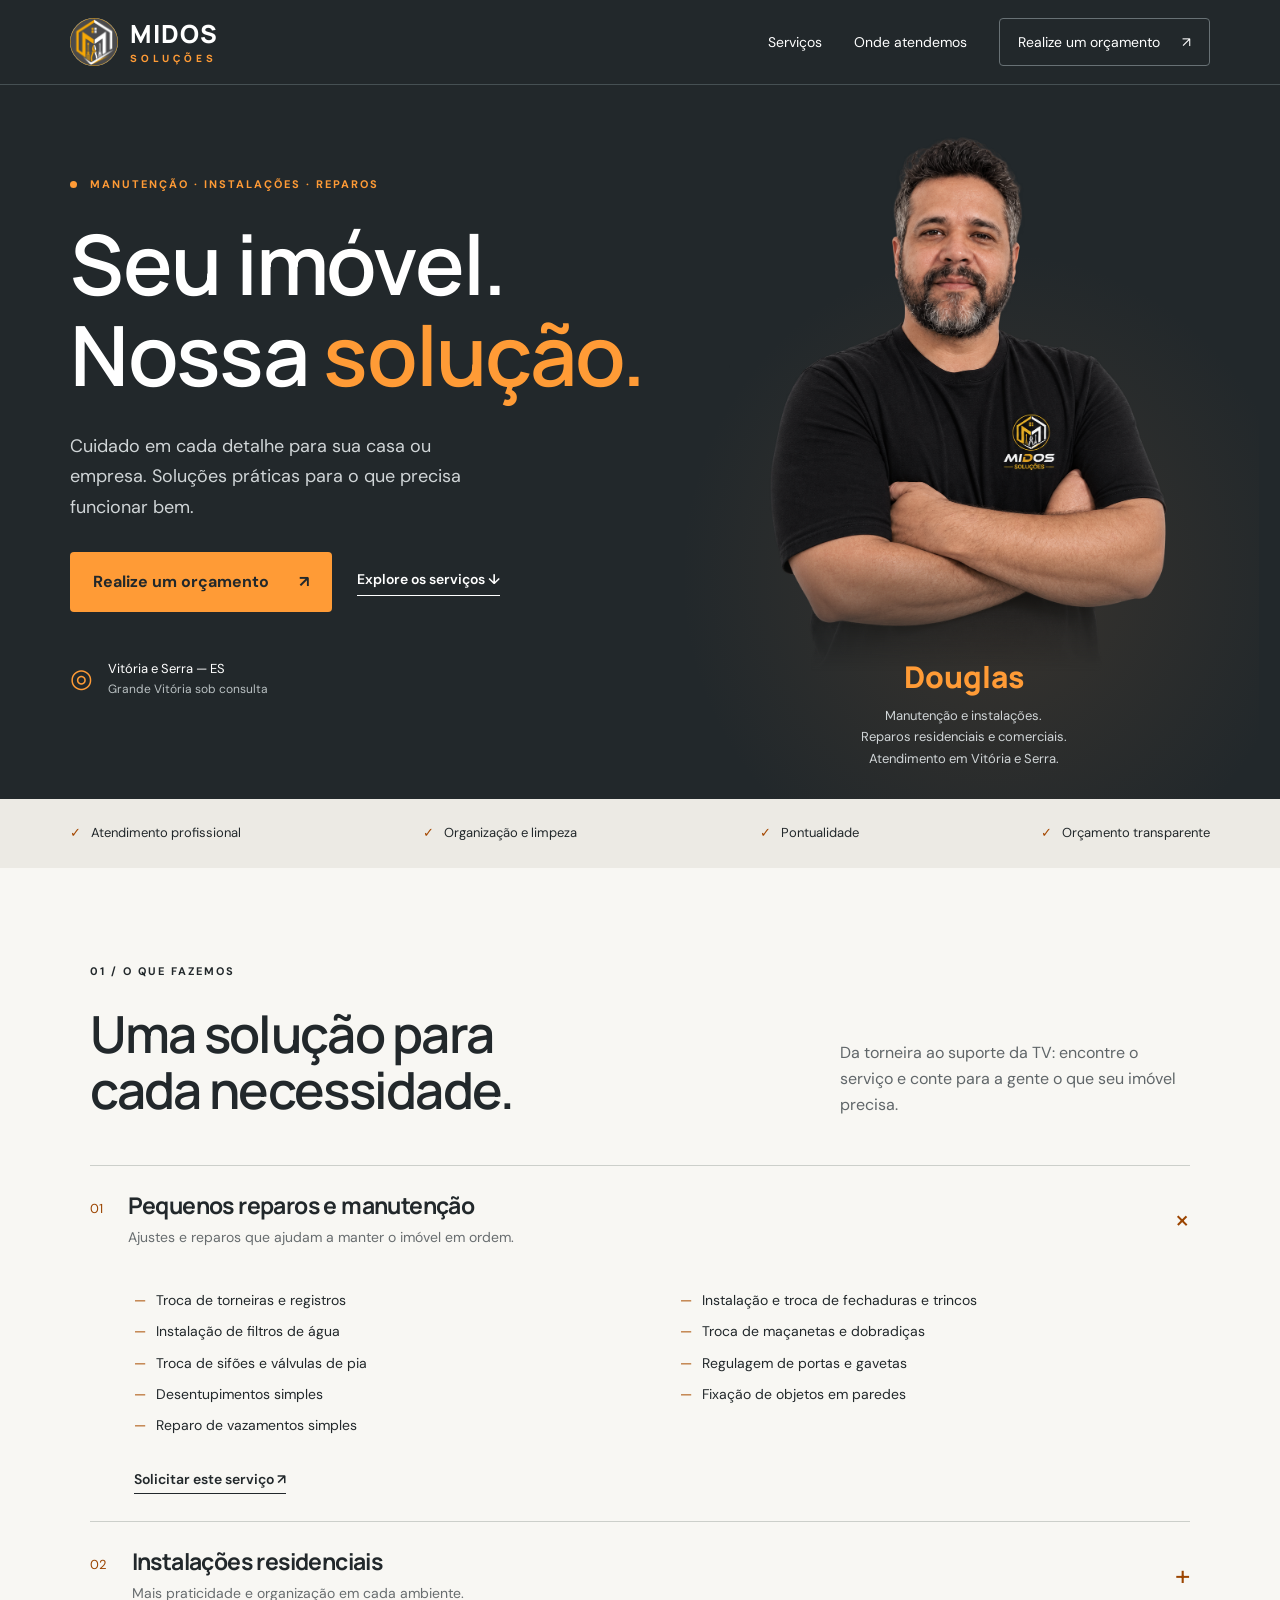
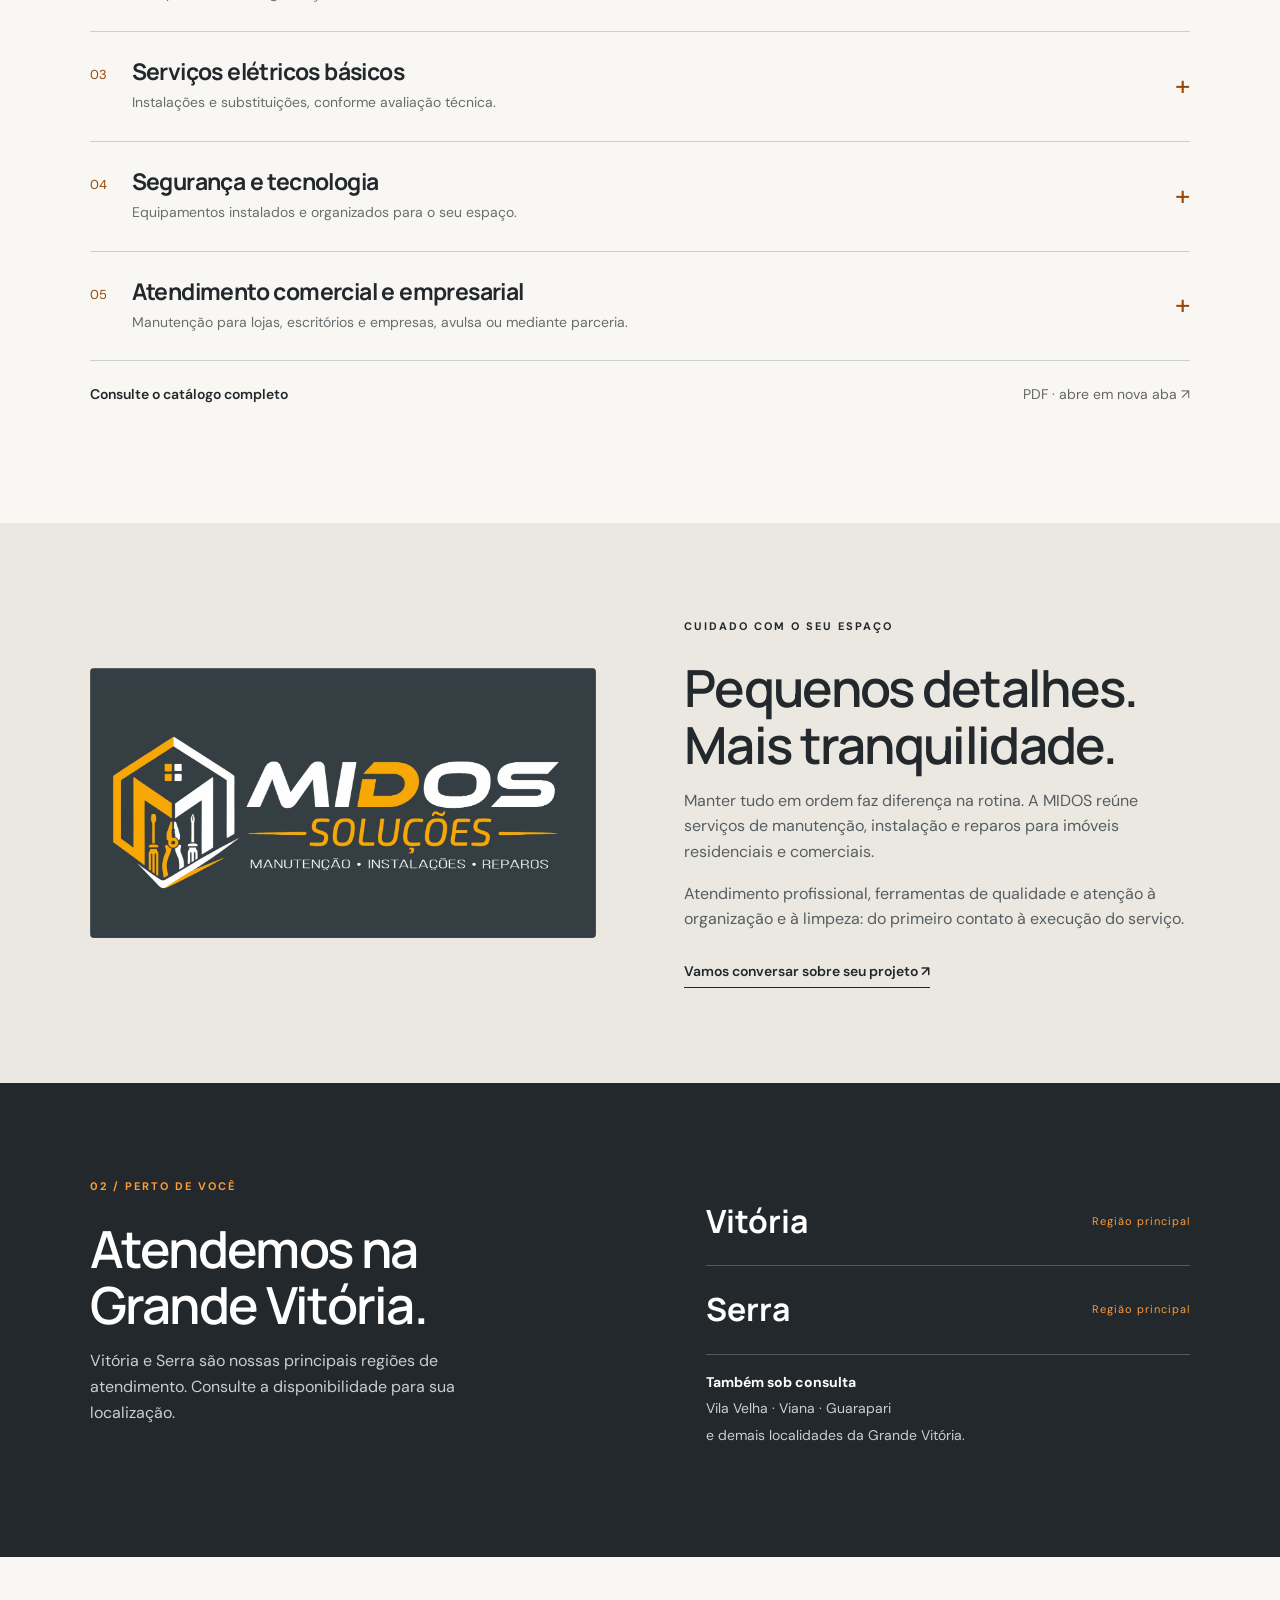
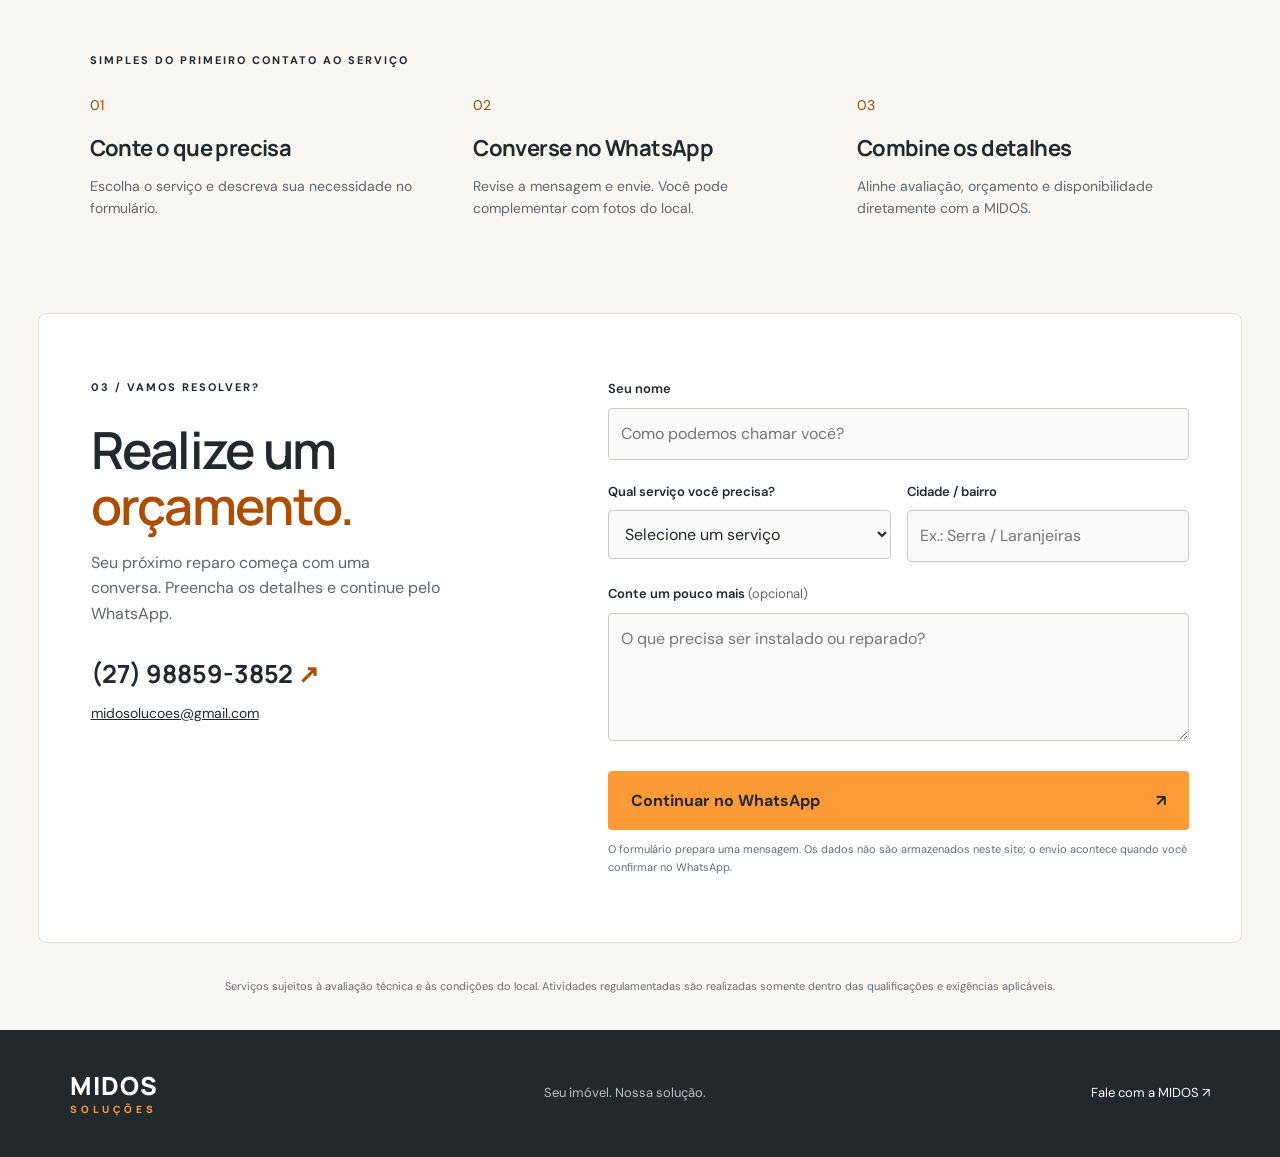
<file: index.html>
<!doctype html>
<html lang="pt-BR">
<head>
<meta charset="utf-8"><meta name="viewport" content="width=device-width, initial-scale=1">
<title>MIDOS SOLUÇÕES | Manutenção e reparos em Vitória e Serra</title>
<meta name="description" content="Manutenção, instalações e pequenos reparos residenciais e comerciais em Vitória e Serra. Conheça os serviços da MIDOS e solicite orçamento pelo WhatsApp.">
<meta name="theme-color" content="#22282b">
<meta property="og:type" content="website"><meta property="og:locale" content="pt_BR"><meta property="og:title" content="MIDOS SOLUÇÕES — Seu imóvel. Nossa solução."><meta property="og:description" content="Manutenção, instalações e pequenos reparos. Atendimento em Vitória, Serra e Grande Vitória sob consulta.">
<link rel="icon" href="midos-simbolo.jpeg"><link rel="stylesheet" href="style.css"><script src="app.js" defer></script>
<script type="application/ld+json">{"@context": "https://schema.org", "@type": "HomeAndConstructionBusiness", "name": "MIDOS SOLUÇÕES", "telephone": "+5527988593852", "email": "midosolucoes@gmail.com", "areaServed": ["Vitória, ES", "Serra, ES"], "description": "Manutenção, instalações e pequenos reparos residenciais e comerciais. Vila Velha, Viana, Guarapari e demais localidades da Grande Vitória sob consulta.", "url": "https://midos-solucoes.onrender.com/", "image": "https://midos-solucoes.onrender.com/midos-logo.jpeg"}</script>
<link rel="canonical" href="https://midos-solucoes.onrender.com/"><meta property="og:url" content="https://midos-solucoes.onrender.com/"><meta property="og:image" content="https://midos-solucoes.onrender.com/midos-logo.jpeg"></head>
<body>
<a class="skip" href="#principal">Pular para o conteúdo</a>
<header><a class="brand" href="#inicio" aria-label="MIDOS SOLUÇÕES, início"><img src="midos-simbolo.jpeg" alt="" width="48" height="48"><span>MIDOS <small>SOLUÇÕES</small></span></a><nav aria-label="Navegação principal"><a href="#servicos">Serviços</a><a href="#regioes">Onde atendemos</a><a class="nav-cta" href="#orcamento">Realize um orçamento <span aria-hidden="true">↗</span></a></nav></header>
<main id="principal">
<section class="hero" id="inicio"><div class="hero-copy"><p class="eyebrow"><span></span> MANUTENÇÃO · INSTALAÇÕES · REPAROS</p><h1>Seu imóvel.<br>Nossa <em>solução.</em></h1><p class="lead">Cuidado em cada detalhe para sua casa ou empresa. Soluções práticas para o que precisa funcionar bem.</p><div class="actions"><a class="button" href="#orcamento">Realize um orçamento <span aria-hidden="true">↗</span></a><a class="text-link" href="#servicos">Explore os serviços <span aria-hidden="true">↓</span></a></div><div class="hero-location"><span aria-hidden="true">◎</span><p>Vitória e Serra — ES<small>Grande Vitória sob consulta</small></p></div></div><figure class="hero-art"><img src="midos-retrato.png" alt="Profissional da MIDOS com camiseta da empresa e braços cruzados" width="1184" height="1344" fetchpriority="high"><figcaption class="provider"><strong>Douglas</strong><p>Manutenção e instalações.<br>Reparos residenciais e comerciais.<br>Atendimento em Vitória e Serra.</p></figcaption></figure></section>
<div class="promise"><span>Atendimento profissional</span><span>Organização e limpeza</span><span>Pontualidade</span><span>Orçamento transparente</span></div>
<section id="servicos" class="section"><div class="section-heading"><div><p class="eyebrow">01 / O QUE FAZEMOS</p><h2>Uma solução para<br>cada necessidade.</h2></div><p>Da torneira ao suporte da TV: encontre o serviço e conte para a gente o que seu imóvel precisa.</p></div><div id="service-list"></div><a class="catalog" href="catalogo-midos.pdf" target="_blank" rel="noopener">Consulte o catálogo completo <span>PDF · abre em nova aba ↗</span></a></section>
<section class="about section"><div class="brand-panel"><img src="midos-logo.jpeg" alt="MIDOS SOLUÇÕES — manutenção, instalações e reparos" width="1600" height="853" loading="lazy"></div><div><p class="eyebrow">CUIDADO COM O SEU ESPAÇO</p><h2>Pequenos detalhes.<br>Mais tranquilidade.</h2><p>Manter tudo em ordem faz diferença na rotina. A MIDOS reúne serviços de manutenção, instalação e reparos para imóveis residenciais e comerciais.</p><p>Atendimento profissional, ferramentas de qualidade e atenção à organização e à limpeza: do primeiro contato à execução do serviço.</p><a class="text-link" href="#orcamento">Vamos conversar sobre seu projeto <span aria-hidden="true">↗</span></a></div></section>
<section class="section regions" id="regioes"><div><p class="eyebrow">02 / PERTO DE VOCÊ</p><h2>Atendemos na<br>Grande Vitória.</h2><p>Vitória e Serra são nossas principais regiões de atendimento. Consulte a disponibilidade para sua localização.</p></div><div class="cities"><div><strong>Vitória</strong><span>Região principal</span></div><div><strong>Serra</strong><span>Região principal</span></div><p><b>Também sob consulta</b><br>Vila Velha · Viana · Guarapari<br>e demais localidades da Grande Vitória.</p></div></section>
<section class="section process"><p class="eyebrow">SIMPLES DO PRIMEIRO CONTATO AO SERVIÇO</p><div class="steps"><div><span>01</span><h3>Conte o que precisa</h3><p>Escolha o serviço e descreva sua necessidade no formulário.</p></div><div><span>02</span><h3>Converse no WhatsApp</h3><p>Revise a mensagem e envie. Você pode complementar com fotos do local.</p></div><div><span>03</span><h3>Combine os detalhes</h3><p>Alinhe avaliação, orçamento e disponibilidade diretamente com a MIDOS.</p></div></div></section>
<section class="section quote" id="orcamento"><div><p class="eyebrow">03 / VAMOS RESOLVER?</p><h2>Realize um<br><em>orçamento.</em></h2><p>Seu próximo reparo começa com uma conversa. Preencha os detalhes e continue pelo WhatsApp.</p><a class="contact" href="https://wa.me/5527988593852?text=Ol%C3%A1%2C%20MIDOS!%20Gostaria%20de%20solicitar%20um%20or%C3%A7amento." target="_blank" rel="noopener">(27) 98859-3852 <span aria-hidden="true">↗</span></a><a class="email" href="mailto:midosolucoes@gmail.com">midosolucoes@gmail.com</a></div><form id="quote-form"><label for="name">Seu nome</label><input id="name" name="name" autocomplete="given-name" placeholder="Como podemos chamar você?" required maxlength="80"><div class="form-row"><div><label for="service">Qual serviço você precisa?</label><select id="service" name="service" required><option value="">Selecione um serviço</option></select></div><div><label for="city">Cidade / bairro</label><input id="city" name="city" autocomplete="address-level2" placeholder="Ex.: Serra / Laranjeiras" required maxlength="120"></div></div><label for="details">Conte um pouco mais <span>(opcional)</span></label><textarea id="details" name="details" rows="4" maxlength="1200" placeholder="O que precisa ser instalado ou reparado?"></textarea><button class="button" type="submit">Continuar no WhatsApp <span aria-hidden="true">↗</span></button><p class="privacy">O formulário prepara uma mensagem. Os dados não são armazenados neste site; o envio acontece quando você confirmar no WhatsApp.</p></form></section>
<p class="technical">Serviços sujeitos à avaliação técnica e às condições do local. Atividades regulamentadas são realizadas somente dentro das qualificações e exigências aplicáveis.</p>
</main><footer><a class="brand" href="#inicio"><span>MIDOS <small>SOLUÇÕES</small></span></a><p>Seu imóvel. Nossa solução.</p><a href="mailto:midosolucoes@gmail.com">Fale com a MIDOS ↗</a></footer>
</body></html>
</file>
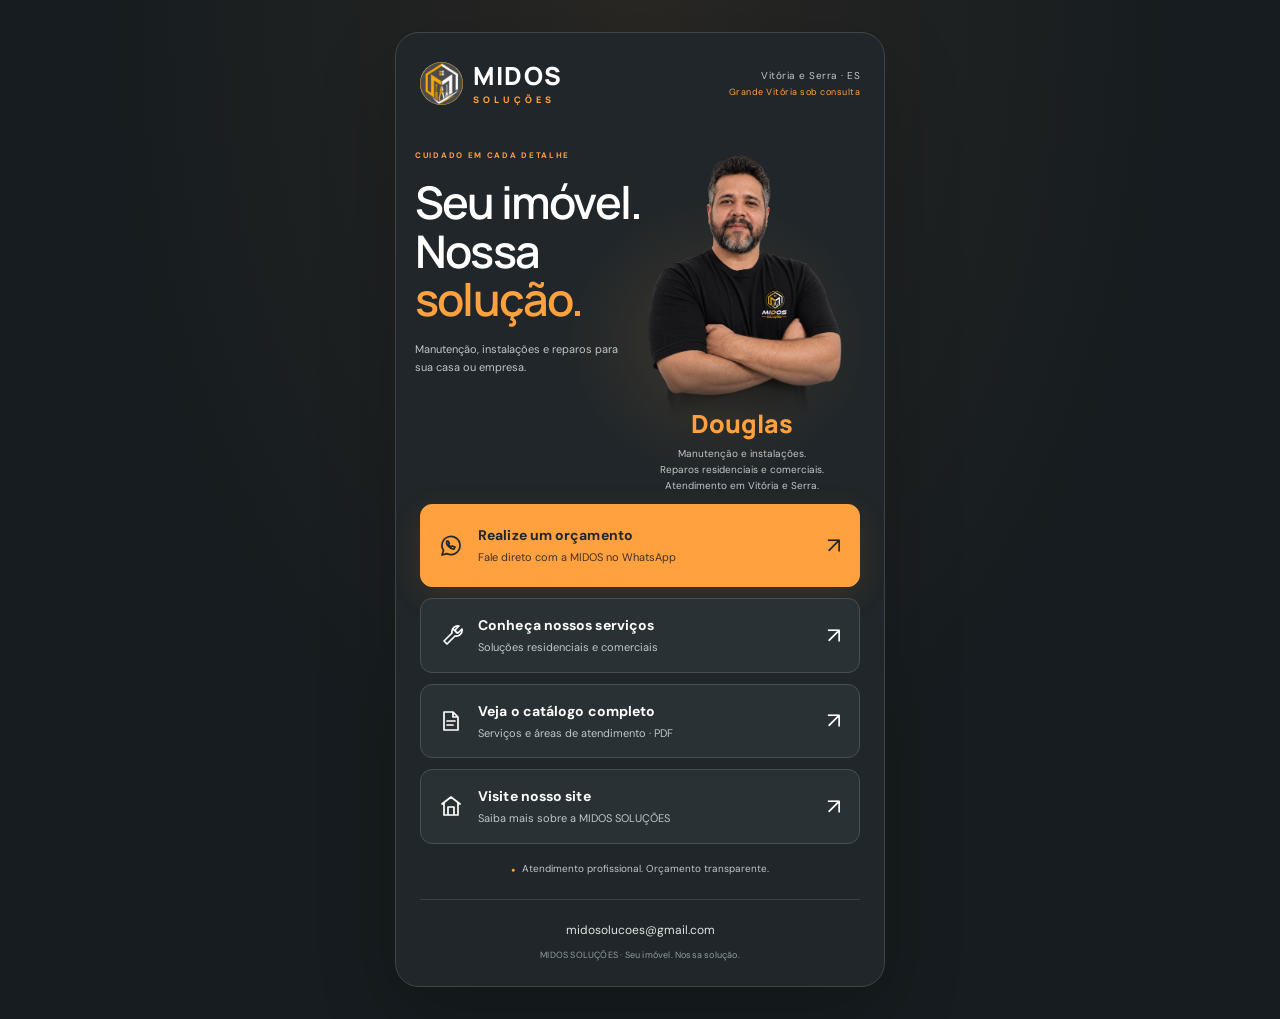
<file: bio.html>
<!doctype html>
<html lang="pt-BR">
<head>
<meta charset="utf-8"><meta name="viewport" content="width=device-width,initial-scale=1">
<title>MIDOS SOLUÇÕES | Orçamentos e serviços</title>
<meta name="description" content="Seu imóvel. Nossa solução. Fale com a MIDOS pelo WhatsApp, peça um orçamento e conheça nossos serviços em Vitória e Serra.">
<meta name="theme-color" content="#202629"><link rel="canonical" href="https://midos-solucoes.onrender.com/bio.html"><link rel="icon" href="midos-simbolo.jpeg">
<meta property="og:type" content="website"><meta property="og:locale" content="pt_BR"><meta property="og:title" content="MIDOS SOLUÇÕES — Seu imóvel. Nossa solução."><meta property="og:description" content="Manutenção, instalações e reparos. Peça seu orçamento pelo WhatsApp."><meta property="og:image" content="https://midos-solucoes.onrender.com/midos-logo.jpeg"><meta property="og:url" content="https://midos-solucoes.onrender.com/bio.html">
<style>
@import url('https://fonts.googleapis.com/css2?family=DM+Sans:wght@400;500;600;700&family=Manrope:wght@500;600;700;800&display=swap');
:root{color-scheme:dark;--accent:#ffa13e;--bg:#202629;--muted:#c0c7c9}*{box-sizing:border-box}body{margin:0;background:#161c1f;color:#fff;font:15px/1.5 'DM Sans',Arial,sans-serif;background-image:radial-gradient(ellipse at 50% 0,#4e3e2e55,transparent 60%);min-height:100svh}a{color:inherit;text-decoration:none}main{max-width:490px;margin:0 auto;padding:29px 24px 23px}header{display:flex;justify-content:space-between;align-items:center;gap:12px}.brand{display:flex;gap:10px;align-items:center}.brand img{width:43px;height:43px;border-radius:50%}.wordmark{font:800 25px/1 'Manrope',Arial,sans-serif;letter-spacing:1.2px}.wordmark small{display:block;font-size:9px;letter-spacing:4px;color:var(--accent);margin-top:7px}.location{font-size:10px;letter-spacing:.5px;text-align:right;color:var(--muted)}.location span{display:block;color:var(--accent);font-size:9px;margin-top:3px}.hero{position:relative;isolation:isolate;min-height:285px;margin:24px -5px 10px;display:flex;align-items:center}.hero:before{content:'';position:absolute;inset:15% -20px 0 30%;background:radial-gradient(ellipse,#b77a3b30,transparent 65%);z-index:-1}.portrait{position:absolute;right:-16px;bottom:0;width:60%;height:290px;object-fit:contain;object-position:bottom;z-index:-1;filter:saturate(.8);mask-image:linear-gradient(#000 78%,transparent);-webkit-mask-image:linear-gradient(#000 78%,transparent)}.hero-copy{width:62%;padding-bottom:27px}.eyebrow{font-size:8px;letter-spacing:1.7px;color:var(--accent);font-weight:700;margin:0 0 17px}h1{font:600 clamp(35px,8.8vw,45px)/1.08 'Manrope',Arial,sans-serif;letter-spacing:-1.8px;margin:0}h1 em{color:var(--accent);font-style:normal}.intro{max-width:210px;color:var(--muted);font-size:11px;line-height:1.65;margin:16px 0 0}.links{display:grid;gap:11px}.link{display:flex;align-items:center;gap:15px;background:#293135;border:1px solid #465054;border-radius:12px;padding:16px 18px;min-height:73px;transition:transform .2s,background .2s,box-shadow .2s}.link:hover{transform:translateY(-3px);background:#343e43;box-shadow:0 8px 22px #0003}.link.primary{background:var(--accent);color:#202629;border-color:var(--accent);min-height:83px;box-shadow:0 8px 30px #f99b2920}.link.primary:hover{background:#ffb461}.icon{width:24px;height:24px;flex-shrink:0;fill:none;stroke:currentColor;stroke-width:1.7;stroke-linecap:round;stroke-linejoin:round}.label{display:block;font-size:14px;font-weight:700;letter-spacing:.1px}.description{display:block;font-size:11px;color:var(--muted);margin-top:3px;font-weight:400}.primary .description{color:#3e3329}.arrow{margin-left:auto;font-size:22px;font-weight:400}.caption{text-align:center;font-size:10px;color:var(--muted);margin:17px 0 23px}.caption:before{content:'●';font-size:7px;color:var(--accent);margin-right:7px}footer{border-top:1px solid #394145;padding-top:18px;text-align:center}footer>a{font-size:12px;color:#e0e4e5}footer p{color:#929da1;font-size:9px;margin:9px 0 0;letter-spacing:.2px}a:focus-visible{outline:3px solid #fff;outline-offset:5px}a{touch-action:manipulation}@media(max-width:360px){main{padding:23px 18px}.hero{min-height:268px}.portrait{height:260px;width:61%;right:-8px}.hero-copy{width:65%}.intro{max-width:165px}.eyebrow{font-size:7px;letter-spacing:1px}h1{font-size:35px}.link{padding:14px}.label{font-size:13px}}@media(prefers-reduced-motion:reduce){*{transition:none!important}}@media(min-width:650px){main{margin:32px auto;background:var(--bg);border:1px solid #3e4547;border-radius:24px;box-shadow:0 25px 80px #0003}}
.hero{min-height:365px;align-items:flex-start}.hero-copy{padding-top:20px}.portrait-group{position:absolute;right:-12px;bottom:0;width:60%;margin:0;z-index:-1}.portrait-group .portrait{position:static;width:100%;height:265px;display:block}.provider{text-align:center;margin-top:-9px}.provider strong{display:block;color:var(--accent);font:800 25px/1.3 Manrope,Arial,sans-serif}.provider p{font-size:10px;line-height:1.6;color:var(--muted);margin:6px 0 0}@media(max-width:360px){.hero{min-height:347px}.portrait-group{right:-8px;width:59%}.portrait-group .portrait{height:240px}.provider p{font-size:9px}.provider strong{font-size:23px}}
</style>
</head>
<body><main>
<header><a class="brand" href="/" aria-label="Visitar o site MIDOS SOLUÇÕES"><img src="midos-simbolo.jpeg" alt="" width="43" height="43"><span class="wordmark">MIDOS<small>SOLUÇÕES</small></span></a><div class="location">Vitória e Serra · ES<span>Grande Vitória sob consulta</span></div></header>
<section class="hero" aria-label="Apresentação"><div class="hero-copy"><p class="eyebrow">CUIDADO EM CADA DETALHE</p><h1>Seu imóvel.<br>Nossa<br><em>solução.</em></h1><p class="intro">Manutenção, instalações e reparos para sua casa ou empresa.</p></div><figure class="portrait-group"><img class="portrait" src="midos-retrato.png" alt="Profissional da MIDOS" width="1184" height="1344" fetchpriority="high"><figcaption class="provider"><strong>Douglas</strong><p>Manutenção e instalações.<br>Reparos residenciais e comerciais.<br>Atendimento em Vitória e Serra.</p></figcaption></figure></section>
<nav class="links" aria-label="Links da MIDOS">
<a class="link primary" href="https://wa.me/5527988593852?text=Ol%C3%A1%2C%20MIDOS!%20Vim%20pelo%20Instagram%20e%20gostaria%20de%20realizar%20um%20or%C3%A7amento."><svg class="icon" viewBox="0 0 24 24" aria-hidden="true"><path d="M21 11.6a9 9 0 0 1-13.2 8L3 21l1.5-4.6A9 9 0 1 1 21 11.6Z"/><path d="M8 7c-2 3 4 9 7 8l1-2-3-1-.8 1c-1.3-.6-2.2-1.5-2.8-2.8l1-.8L9 7Z"/></svg><span><span class="label">Realize um orçamento</span><span class="description">Fale direto com a MIDOS no WhatsApp</span></span><span class="arrow" aria-hidden="true">↗</span></a>
<a class="link" href="/#servicos"><svg class="icon" viewBox="0 0 24 24" aria-hidden="true"><path d="m14 6 4 4M6 19l-1-1 8-8a6 6 0 0 1 7-7l-4 4 1 2 2 1 4-4a6 6 0 0 1-7 7l-8 8Z"/></svg><span><span class="label">Conheça nossos serviços</span><span class="description">Soluções residenciais e comerciais</span></span><span class="arrow" aria-hidden="true">↗</span></a>
<a class="link" href="catalogo-midos.pdf"><svg class="icon" viewBox="0 0 24 24" aria-hidden="true"><path d="M14 3H5v18h14V8Zm0 0v5h5M8 12h8M8 16h6"/></svg><span><span class="label">Veja o catálogo completo</span><span class="description">Serviços e áreas de atendimento · PDF</span></span><span class="arrow" aria-hidden="true">↗</span></a>
<a class="link" href="/"><svg class="icon" viewBox="0 0 24 24" aria-hidden="true"><path d="m3 10 9-7 9 7M5 9v12h14V9M9 21v-8h6v8"/></svg><span><span class="label">Visite nosso site</span><span class="description">Saiba mais sobre a MIDOS SOLUÇÕES</span></span><span class="arrow" aria-hidden="true">↗</span></a>
</nav>
<p class="caption">Atendimento profissional. Orçamento transparente.</p>
<footer><a href="mailto:midosolucoes@gmail.com">midosolucoes@gmail.com</a><p>MIDOS SOLUÇÕES · Seu imóvel. Nossa solução.</p></footer>
</main></body></html>
</file>
<file: style.css>
@import url('https://fonts.googleapis.com/css2?family=DM+Sans:wght@400;500;600;700&family=Manrope:wght@400;500;600;700;800&display=swap');
:root{--orange:#ff9b36;--charcoal:#22282b;--paper:#f8f7f3;--muted:#b9c0c2}*{box-sizing:border-box}html{scroll-behavior:smooth;scroll-padding-top:105px}body{margin:0;background:var(--paper);color:var(--charcoal);font-family:'DM Sans',Arial,sans-serif;line-height:1.6}a{color:inherit;text-decoration:none}button,input,textarea,select{font:inherit}a,button{touch-action:manipulation}a:focus-visible,button:focus-visible,summary:focus-visible,input:focus-visible,textarea:focus-visible,select:focus-visible{outline:3px solid #bb5800;outline-offset:5px}header{position:sticky;top:0;z-index:10;display:flex;align-items:center;justify-content:space-between;padding:18px 5.5%;background:var(--charcoal);color:white;border-bottom:1px solid #465053}.brand{display:flex;gap:12px;align-items:center;font-family:Manrope,Arial,sans-serif;font-size:25px;font-weight:800;letter-spacing:1px;line-height:1.1}.brand img{border-radius:50%}.brand small{display:block;font-size:10px;color:var(--orange);letter-spacing:4px;margin-top:5px}nav{display:flex;align-items:center;gap:32px;font-size:14px}nav a:hover{color:var(--orange)}.nav-cta{border:1px solid #687175;padding:12px 18px;border-radius:4px}.nav-cta span{margin-left:18px}.hero{display:grid;grid-template-columns:1.1fr .9fr;background:var(--charcoal);color:white;padding:64px 5.5% 64px;gap:6%;align-items:center}.eyebrow{font-size:11px;font-weight:700;letter-spacing:2px;margin:0 0 24px}.hero .eyebrow{color:var(--orange)}.eyebrow>span{display:inline-block;width:7px;height:7px;border-radius:50%;background:var(--orange);margin-right:8px}h1,h2,h3{font-family:Manrope,Arial,sans-serif;line-height:1.1;letter-spacing:-1.7px;margin:0}h1{font-size:clamp(52px,6.5vw,96px);font-weight:600}em{font-style:normal;color:var(--orange)}.lead{max-width:440px;color:#d0d5d7;font-size:18px;line-height:1.7;margin:30px 0}.actions{display:flex;gap:25px;align-items:center;flex-wrap:wrap}.button{border:0;border-radius:4px;background:var(--orange);color:#22282b;font-weight:700;display:inline-flex;align-items:center;justify-content:space-between;gap:30px;padding:17px 23px;cursor:pointer;transition:background .2s,transform .2s,box-shadow .2s}.button:hover{background:#ffaf5f;transform:translateY(-3px);box-shadow:0 8px 25px #0002}.text-link{font-size:14px;font-weight:600;border-bottom:1px solid currentColor;padding-bottom:5px;transition:color .2s}.text-link:hover{color:#c25700}.hero .text-link:hover{color:var(--orange)}.hero-location{display:flex;gap:15px;align-items:center;margin-top:46px;color:var(--orange);font-size:26px}.hero-location p{color:white;font-size:13px;margin:0}.hero-location small{display:block;font-size:12px;color:var(--muted)}.hero-art{margin:0;position:relative;max-width:460px;justify-self:end}.hero-art img{display:block;width:100%;height:auto;border-radius:5px}.hero-art figcaption{font-size:9px;letter-spacing:2px;color:var(--muted);margin-top:13px}.promise{display:flex;justify-content:space-between;gap:20px;background:#eceae4;padding:24px 5.5%;font-size:13px}.promise span:before{content:'✓';color:#a44800;margin-right:10px}.section{padding:95px 7%}.section-heading{display:flex;justify-content:space-between;align-items:flex-end;gap:40px;margin-bottom:48px}h2{font-size:clamp(34px,4vw,56px);font-weight:600}.section-heading>p{max-width:350px;color:#606669;margin:0}.service{border-top:1px solid #cccfca}.service:last-child{border-bottom:1px solid #cccfca}summary{display:flex;align-items:center;gap:25px;list-style:none;cursor:pointer;padding:27px 0}summary::-webkit-details-marker{display:none}.number{font-size:13px;color:#9c4500;align-self:flex-start;padding-top:6px}h3{font-size:23px;letter-spacing:-.6px}.service-description{display:block;color:#686d6f;font-size:14px;margin-top:7px}.plus{margin-left:auto;font-size:28px;color:#9c4500;transition:transform .2s}.service[open] .plus{transform:rotate(45deg)}.service-body{padding:0 0 30px 44px}.service-body ul{display:grid;grid-template-columns:1fr 1fr;gap:9px 35px;padding:0 0 15px;list-style:none;font-size:14px}.service-body li:before{content:'—';color:#aa4e00;margin-right:10px}.catalog{display:flex;justify-content:space-between;padding:22px 0;font-weight:600;font-size:14px}.catalog span{font-weight:400;color:#666}.about{display:grid;grid-template-columns:1fr 1fr;gap:8%;align-items:center;background:#eae8e1}.brand-panel img{display:block;width:100%;height:auto;border-radius:4px}.about p:not(.eyebrow){color:#565e61}.about .text-link{display:inline-block;margin-top:12px}.regions{display:grid;grid-template-columns:1fr 1fr;gap:12%;background:var(--charcoal);color:white}.regions .eyebrow{color:var(--orange)}.regions p:not(.eyebrow){color:#c9cfd1;max-width:420px}.cities>div{padding:18px 0;display:flex;justify-content:space-between;align-items:center;border-bottom:1px solid #52595c}.cities strong{font-family:Manrope,Arial,sans-serif;font-size:32px}.cities span{font-size:11px;letter-spacing:1px;color:var(--orange)}.cities p{font-size:14px;line-height:1.9}.cities b{color:white}.process{padding-bottom:80px}.steps{display:grid;grid-template-columns:repeat(3,1fr);gap:50px}.steps span{display:block;color:#a44800;margin:0 0 20px;font-size:14px}.steps h3{font-size:22px}.steps p{font-size:14px;color:#606669}.quote{margin:0 3%;padding:65px 4%;display:grid;grid-template-columns:.85fr 1.15fr;gap:8%;background:#fff;border:1px solid #e1e1da;border-radius:8px}.quote em{color:#ad4d00}.quote>div>p:not(.eyebrow){color:#606669;max-width:350px}.contact{display:block;font-family:Manrope,Arial,sans-serif;font-size:25px;font-weight:700;margin-top:28px}.contact span{color:#aa4e00}.email{display:inline-block;font-size:14px;text-decoration:underline;margin-top:8px}label{display:block;font-size:13px;font-weight:600;margin-bottom:8px}label span{font-weight:400;color:#666}input,textarea,select{width:100%;border:1px solid #c8ccca;background:#fafbf9;border-radius:4px;padding:12px;color:var(--charcoal);margin-bottom:22px;min-width:0}textarea{resize:vertical}.form-row{display:grid;grid-template-columns:1fr 1fr;gap:16px}form .button{width:100%}.privacy{font-size:11px;color:#686d6f;line-height:1.6;margin-bottom:0}.technical{font-size:11px;max-width:900px;margin:35px auto;padding:0 25px;color:#686d6f;text-align:center}footer{display:flex;align-items:center;justify-content:space-between;gap:25px;background:var(--charcoal);color:white;padding:40px 5.5%;font-size:13px}footer p{color:var(--muted)}.skip{position:fixed;top:-100px;left:15px;padding:12px;background:white;z-index:100}.skip:focus{top:15px}@media(min-width:1500px){.hero,.section{padding-left:max(7%,calc((100vw - 1350px)/2));padding-right:max(7%,calc((100vw - 1350px)/2))}}@media(max-width:900px){nav{gap:18px}nav>a:not(.nav-cta){display:none}.hero{gap:30px;padding-top:40px}.hero .eyebrow{font-size:9px;letter-spacing:1px}.hero h1{font-size:56px}.lead{font-size:16px}.hero-location{margin-top:28px}.promise{flex-wrap:wrap}.promise span{width:44%}.section{padding:65px 6%}.quote{padding:45px 5%;gap:5%}.form-row{grid-template-columns:1fr;gap:0}}@media(max-width:620px){header{padding:14px 5%}.brand{font-size:20px}.brand img{width:36px;height:36px}.nav-cta{font-size:11px;padding:10px}.nav-cta span{margin-left:5px}.hero{grid-template-columns:1fr;padding:45px 6% 35px}.hero h1{font-size:64px}.hero-art{max-width:380px;width:100%;justify-self:center;margin-top:15px}.hero-location{margin-top:25px}.promise{gap:14px;font-size:11px}.section-heading{display:block}.section-heading>p{margin-top:25px}.section-heading h2{font-size:39px}.service h3{font-size:20px}summary{gap:15px}.service-description{font-size:12px}.service-body{padding-left:30px}.service-body ul{grid-template-columns:1fr}.catalog{gap:15px;font-size:12px}.catalog span{text-align:right}.about,.regions,.quote{grid-template-columns:1fr;gap:35px}.about .brand-panel{order:2}.steps{grid-template-columns:1fr;gap:25px}.steps>div{border-top:1px solid #ccc;padding-top:20px}.steps span{margin-bottom:10px}footer{flex-wrap:wrap}footer p{width:45%}.quote{margin:0 4%}.contact{font-size:24px}}@media(prefers-reduced-motion:reduce){html{scroll-behavior:auto}*,*:before,*:after{animation:none!important;transition:none!important}}

/* Portrait blends into the page instead of repeating the advertising poster. */
.hero{padding-top:46px;padding-bottom:0;gap:4%;overflow:hidden;min-height:620px}
.hero-copy{padding-bottom:55px;position:relative;z-index:1}
.hero-art{align-self:end;justify-self:center;width:100%;max-width:510px;isolation:isolate}
.hero-art:before{content:"";position:absolute;z-index:-1;inset:16% -10% 0;background:radial-gradient(ellipse at 55% 60%,#8f613b35,transparent 68%)}
.hero-art img{width:100%;height:auto;max-height:620px;object-fit:contain;object-position:bottom;display:block;border-radius:0;filter:saturate(.8);mask-image:linear-gradient(to bottom,#000 78%,transparent 100%);-webkit-mask-image:linear-gradient(to bottom,#000 78%,transparent 100%)}
@media(max-width:900px){.hero{min-height:520px}.hero-copy{padding-bottom:40px}.hero h1{font-size:clamp(44px,6.4vw,64px)}}
@media(max-width:620px){.hero{gap:0;min-height:0;padding-top:40px}.hero h1{font-size:58px}.hero-copy{padding-bottom:10px}.hero-art{margin-top:12px;max-width:340px}.hero-art img{max-height:420px}.hero-location{margin-top:24px}}

.hero-art .provider{text-align:center;margin:-13px 0 30px;position:relative;letter-spacing:0}.provider strong{display:block;color:var(--orange);font-family:Manrope,Arial,sans-serif;font-size:30px;font-weight:800;line-height:1.25}.hero-art .provider p{font-size:13px;line-height:1.65;color:#d0d5d7;margin:9px 0 0}.hero-art img{max-height:540px}@media(max-width:620px){.hero-art .provider{margin-top:-4px;margin-bottom:26px}.hero-art .provider p{font-size:12px}.hero-art img{max-height:370px}}
</file>
